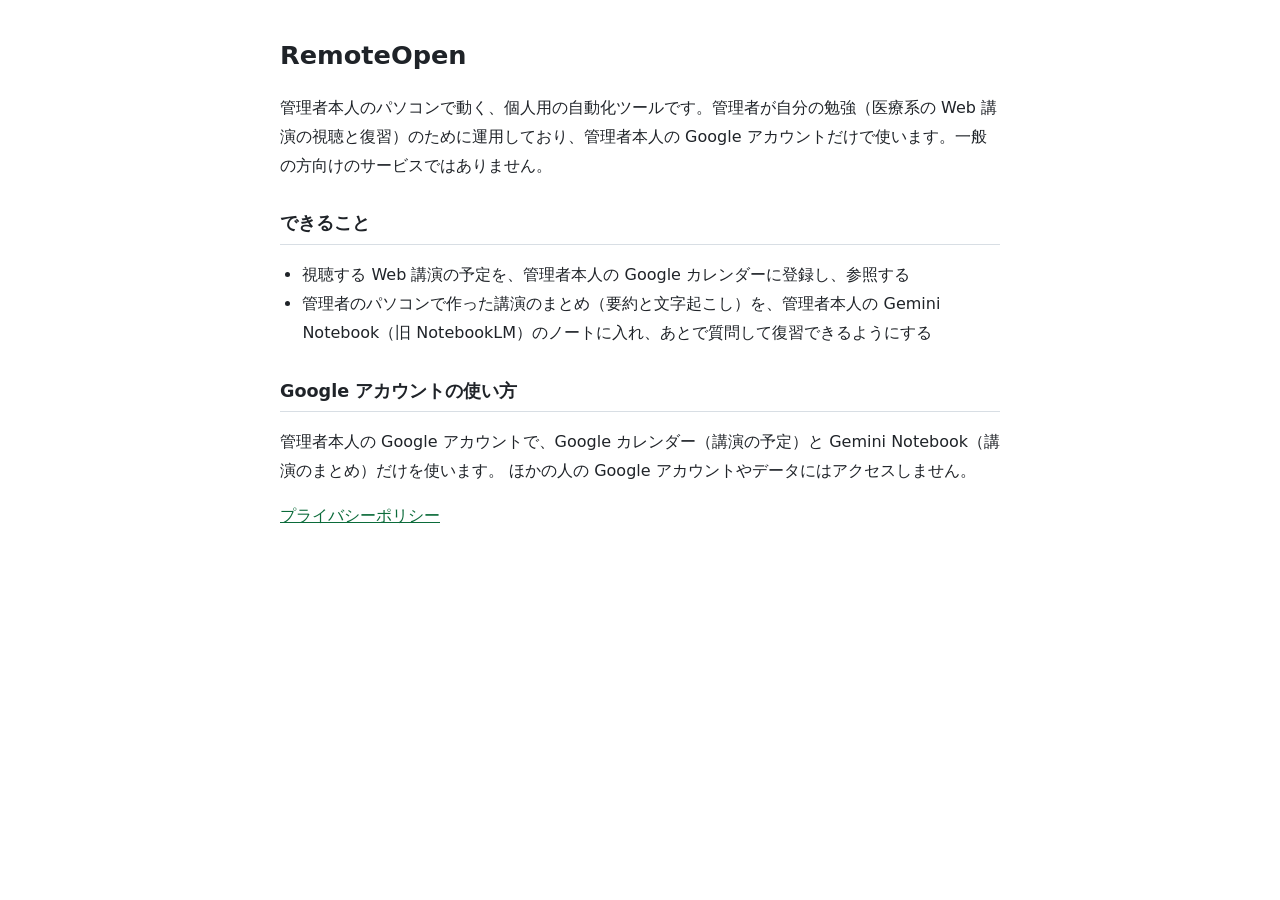
<file: index.html>
<!doctype html>
<html lang="ja">
<head>
<meta charset="utf-8">
<meta name="viewport" content="width=device-width, initial-scale=1">
<title>RemoteOpen</title>
<link rel="stylesheet" href="style.css">
</head>
<body>
<main>
  <h1>RemoteOpen</h1>

  <p>管理者本人のパソコンで動く、個人用の自動化ツールです。管理者が自分の勉強（医療系の Web 講演の視聴と復習）のために運用しており、管理者本人の Google アカウントだけで使います。一般の方向けのサービスではありません。</p>

  <h2>できること</h2>
  <ul>
    <li>視聴する Web 講演の予定を、管理者本人の Google カレンダーに登録し、参照する</li>
    <li>管理者のパソコンで作った講演のまとめ（要約と文字起こし）を、管理者本人の Gemini Notebook（旧 NotebookLM）のノートに入れ、あとで質問して復習できるようにする</li>
  </ul>

  <h2>Google アカウントの使い方</h2>
  <p>管理者本人の Google アカウントで、Google カレンダー（講演の予定）と Gemini Notebook（講演のまとめ）だけを使います。
  ほかの人の Google アカウントやデータにはアクセスしません。</p>

  <p><a href="privacy.html">プライバシーポリシー</a></p>
</main>
</body>
</html>
</file>
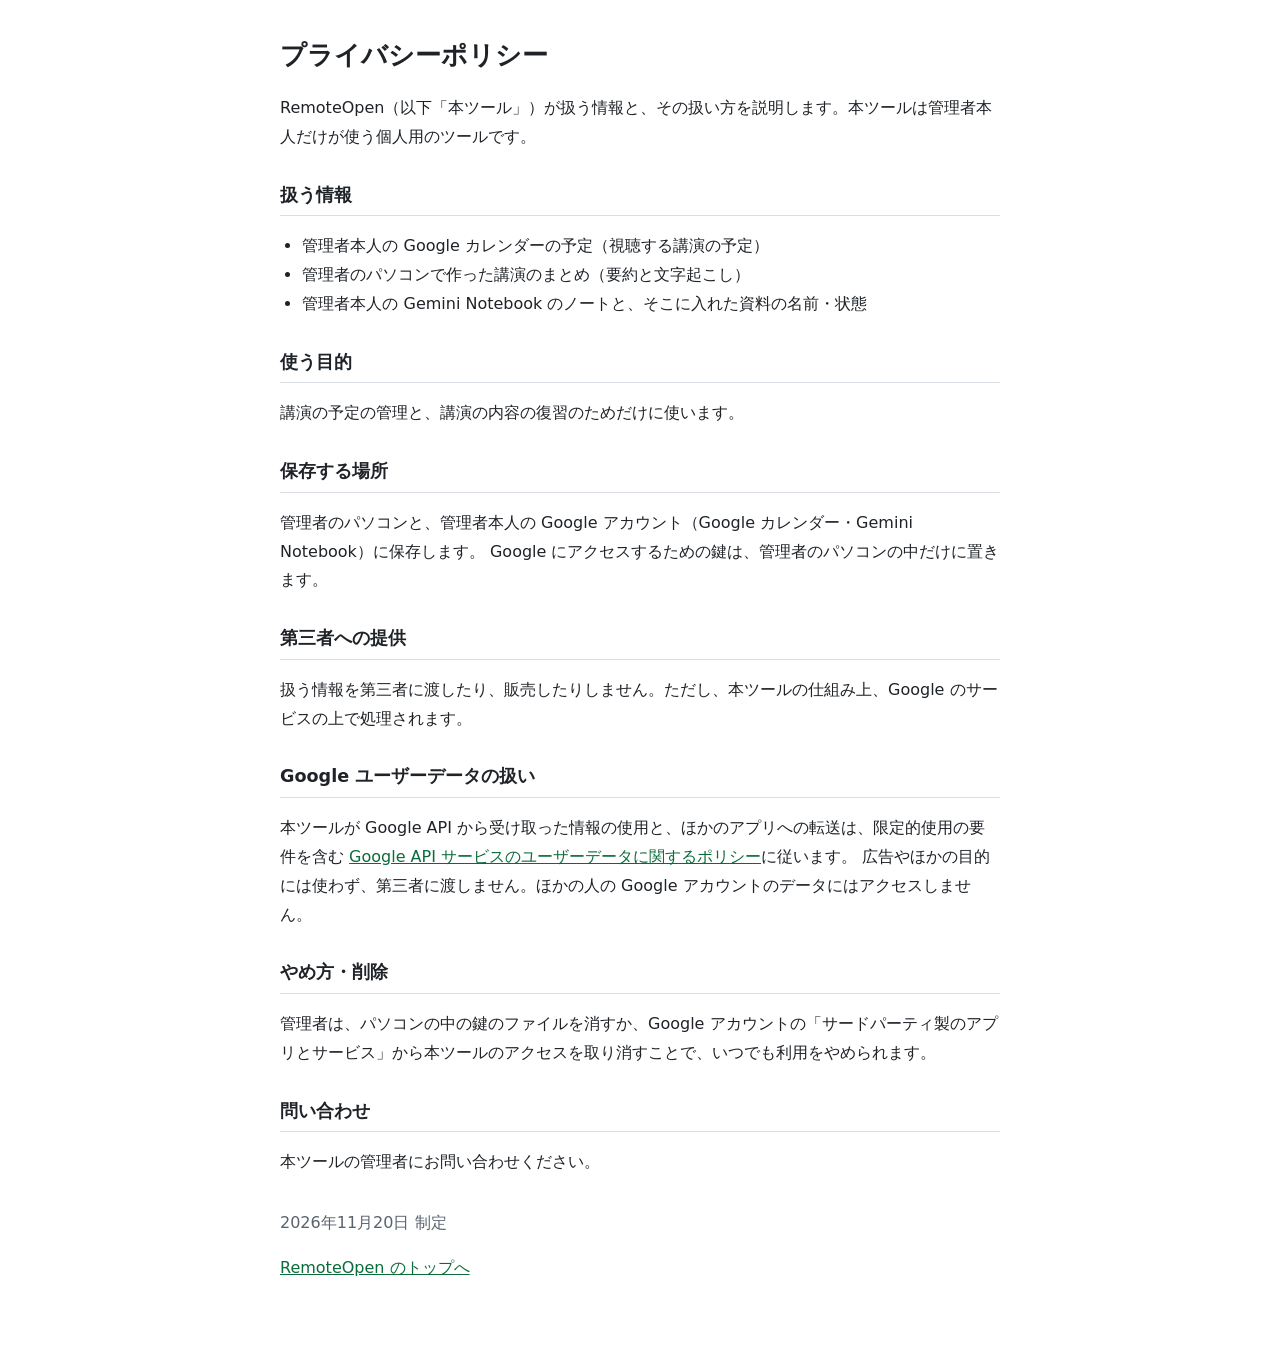
<file: privacy.html>
<!doctype html>
<html lang="ja">
<head>
<meta charset="utf-8">
<meta name="viewport" content="width=device-width, initial-scale=1">
<title>プライバシーポリシー｜RemoteOpen</title>
<link rel="stylesheet" href="style.css">
</head>
<body>
<main>
  <h1>プライバシーポリシー</h1>
  <p>RemoteOpen（以下「本ツール」）が扱う情報と、その扱い方を説明します。本ツールは管理者本人だけが使う個人用のツールです。</p>

  <h2>扱う情報</h2>
  <ul>
    <li>管理者本人の Google カレンダーの予定（視聴する講演の予定）</li>
    <li>管理者のパソコンで作った講演のまとめ（要約と文字起こし）</li>
    <li>管理者本人の Gemini Notebook のノートと、そこに入れた資料の名前・状態</li>
  </ul>

  <h2>使う目的</h2>
  <p>講演の予定の管理と、講演の内容の復習のためだけに使います。</p>

  <h2>保存する場所</h2>
  <p>管理者のパソコンと、管理者本人の Google アカウント（Google カレンダー・Gemini Notebook）に保存します。
  Google にアクセスするための鍵は、管理者のパソコンの中だけに置きます。</p>

  <h2>第三者への提供</h2>
  <p>扱う情報を第三者に渡したり、販売したりしません。ただし、本ツールの仕組み上、Google のサービスの上で処理されます。</p>

  <h2>Google ユーザーデータの扱い</h2>
  <p>本ツールが Google API から受け取った情報の使用と、ほかのアプリへの転送は、限定的使用の要件を含む
  <a href="https://developers.google.com/terms/api-services-user-data-policy">Google API サービスのユーザーデータに関するポリシー</a>に従います。
  広告やほかの目的には使わず、第三者に渡しません。ほかの人の Google アカウントのデータにはアクセスしません。</p>

  <h2>やめ方・削除</h2>
  <p>管理者は、パソコンの中の鍵のファイルを消すか、Google アカウントの「サードパーティ製のアプリとサービス」から本ツールのアクセスを取り消すことで、いつでも利用をやめられます。</p>

  <h2>問い合わせ</h2>
  <p>本ツールの管理者にお問い合わせください。</p>

  <p class="date">2026年11月20日 制定</p>
  <p><a href="./">RemoteOpen のトップへ</a></p>
</main>
</body>
</html>
</file>
<file: style.css>
:root { --bg: #ffffff; --fg: #1f2328; --muted: #59636e; --link: #0b6b3a; --line: #d8dee4; }
@media (prefers-color-scheme: dark) {
  :root { --bg: #15181c; --fg: #e6e8eb; --muted: #9aa4ae; --link: #5fd394; --line: #2f353c; }
}
body { margin: 0; background: var(--bg); color: var(--fg);
  font-family: system-ui, -apple-system, "Hiragino Sans", "Yu Gothic UI", "Meiryo", sans-serif; line-height: 1.8; }
main { max-width: 720px; margin: 0 auto; padding: 32px 16px 48px; }
h1 { font-size: 1.6rem; margin: 0 0 16px; }
h2 { font-size: 1.1rem; margin: 28px 0 8px; padding-bottom: 4px; border-bottom: 1px solid var(--line); }
ul { padding-left: 1.4em; }
a { color: var(--link); }
.date { color: var(--muted); margin-top: 32px; }
</file>
